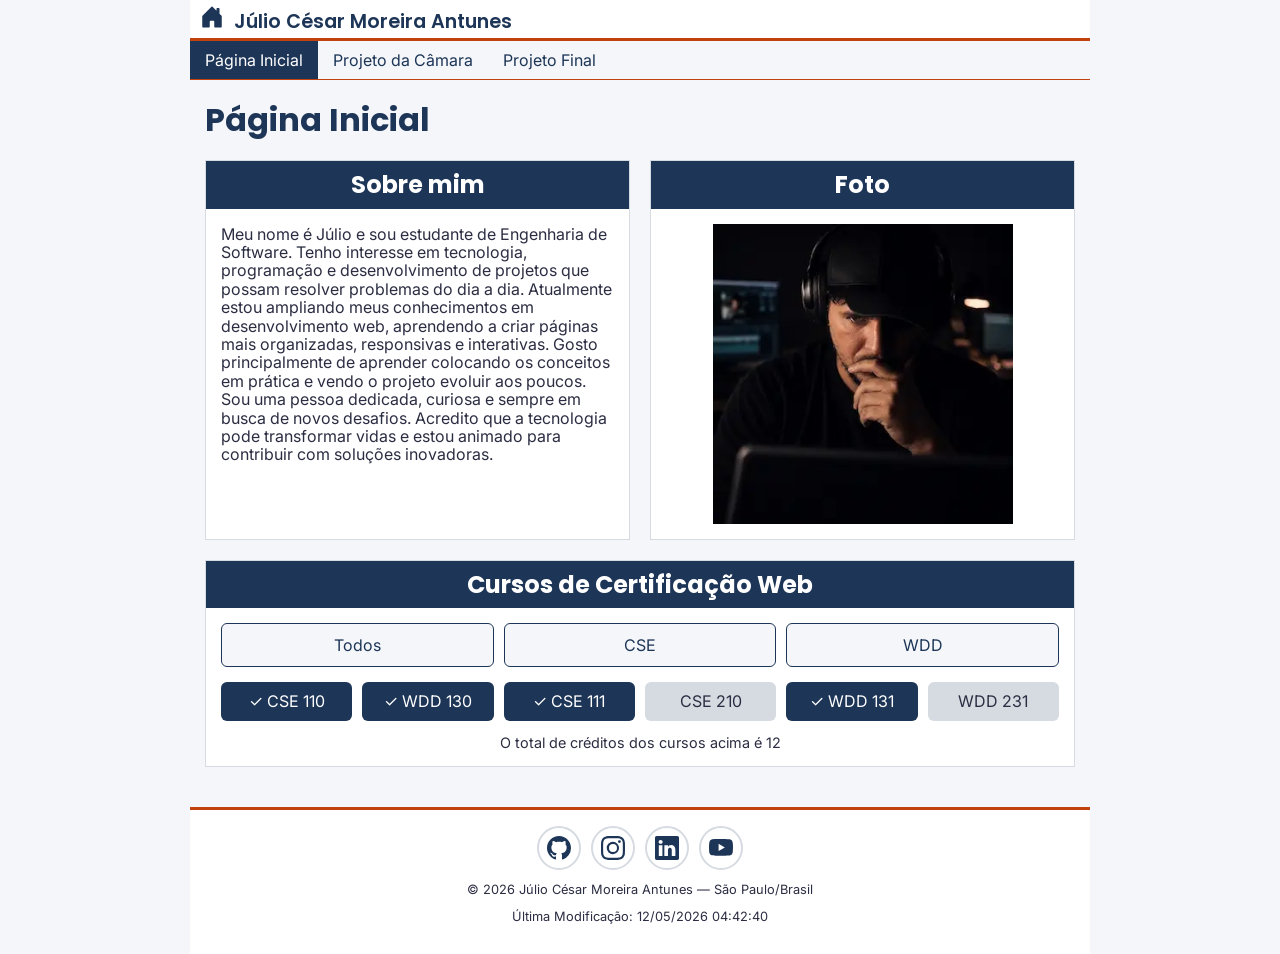
<file: index.html>
<!DOCTYPE html>
<html lang="pt-BR">
<head>
  <meta charset="UTF-8">
  <meta name="viewport" content="width=device-width, initial-scale=1.0">
  <meta
        name="description"
        content="WDD 231 – Desenvolvimento Frontend para Web I | Página inicial de Júlio César Moreira Antunes com cursos da certificação web."
    >
    <meta name="author" content="Júlio César Moreira Antunes">
  <title>WDD 231 | Julio</title>
  <link rel="icon" href="favicon.ico">

  <meta property="og:title" content="WDD 231 | Júlio César Moreira Antunes">
  <meta property="og:description" content="Página inicial do curso de Desenvolvimento Frontend para Web I (BYU-Idaho): quem sou, cursos da certificação em desenvolvimento web e créditos concluídos.">
  <meta property="og:image" content="https://juliosud17.github.io/wdd231/imagens/og-imagem.jpg">
  <meta property="og:url" content="https://juliosud17.github.io/wdd231/">

  <link rel="preconnect" href="https://fonts.googleapis.com">
  <link rel="preconnect" href="https://fonts.gstatic.com" crossorigin>
  <link href="https://fonts.googleapis.com/css2?family=Inter:wght@400;600&family=Poppins:wght@600;700&display=swap" rel="stylesheet">

  <link rel="stylesheet" href="estilos/normalize.css">
  <link rel="stylesheet" href="estilos/telas-pequenas.css">
  <link rel="stylesheet" href="estilos/telas-grandes.css">
  <script defer src="scripts/navegacao.js"></script>
  <script defer src="scripts/data.js"></script>
  <script defer src="scripts/curso.js"></script>


</head>
<body>
  
  <header>
    <img src="imagens/logo.svg" width="24" height="24" alt="Logo do site">
    <span>Júlio César Moreira Antunes</span>
    <button id="botao-de-nav" class="hamburger" aria-label="Navegação"></button>
  </header>

  <nav id="barra-navegacao" class="navegacao">
    <ul>
      <li class="atual"><a href="index.html">Página Inicial</a></li>
      <li><a href="#">Projeto da Câmara</a></li>
      <li><a href="#">Projeto Final</a></li>
    </ul>
  </nav>

  <main>
    <h1>Página Inicial</h1>
    
    <section class="sobre">
      <h2>Sobre mim</h2>
      <p>Meu nome é Júlio e sou estudante de Engenharia de Software. Tenho interesse em tecnologia, programação e desenvolvimento de projetos que possam resolver problemas do dia a dia. Atualmente estou ampliando meus conhecimentos em desenvolvimento web, aprendendo a criar páginas mais organizadas, responsivas e interativas. Gosto principalmente de aprender colocando os conceitos em prática e vendo o projeto evoluir aos poucos.
      Sou uma pessoa dedicada, curiosa e sempre em busca de novos desafios. Acredito que a tecnologia pode transformar vidas e estou animado para contribuir com soluções inovadoras.</p>
    </section>

    <section class="foto">
      <h2>Foto</h2>
      <img src="imagens/foto-julio.webp" width="300" height="300" alt="Foto de Júlio César Moreira Antunes">
    </section>

    <section class="cursos">
      <h2>Cursos de Certificação Web</h2>
      <div class="filtros">
        <button id="todos">Todos</button>
        <button id="cse">CSE</button>
        <button id="wdd">WDD</button>
      </div>
      <div id="lista-cursos">
        <!-- Os cursos serão inseridos aqui pelo JavaScript -->
      </div>
      <p>O total de créditos dos cursos acima é <span id="total-creditos">0</span></p>
    </section>



  </main>
  <footer>
    <div class="social">
      <a href="https://github.com/juliosud17" target="_blank" rel="noopener noreferrer">
        <img src="imagens/github.svg" width="16" height="16" alt="GitHub de Júlio César">
      </a>
      <a href="https://www.instagram.com/juliocesarantunes/" target="_blank" rel="noopener noreferrer">
        <img src="imagens/instagram.svg" width="16" height="16" alt="Instagram de Júlio César">
      </a>
      <a href="https://www.linkedin.com/in/julio-césar-moreira-antunes-0a8b6b20a/" target="_blank" rel="noopener noreferrer">
        <img src="imagens/linkedin.svg" width="16" height="16" alt="LinkedIn de Júlio César">
      </a>
      <a href="https://www.youtube.com/@JulioCesar-jn2ue" target="_blank" rel="noopener noreferrer">
        <img src="imagens/youtube.svg" width="16" height="16" alt="YouTube de Júlio César">
      </a>
    </div>

    <p>&copy; <span id="anoatual"></span> Júlio César Moreira Antunes — São Paulo/Brasil</p>
    <p id="ultimaModificacao">Última Modificação: <span id="dataModificacao"></span></p>
  </footer>

</body>
</html>
</file>
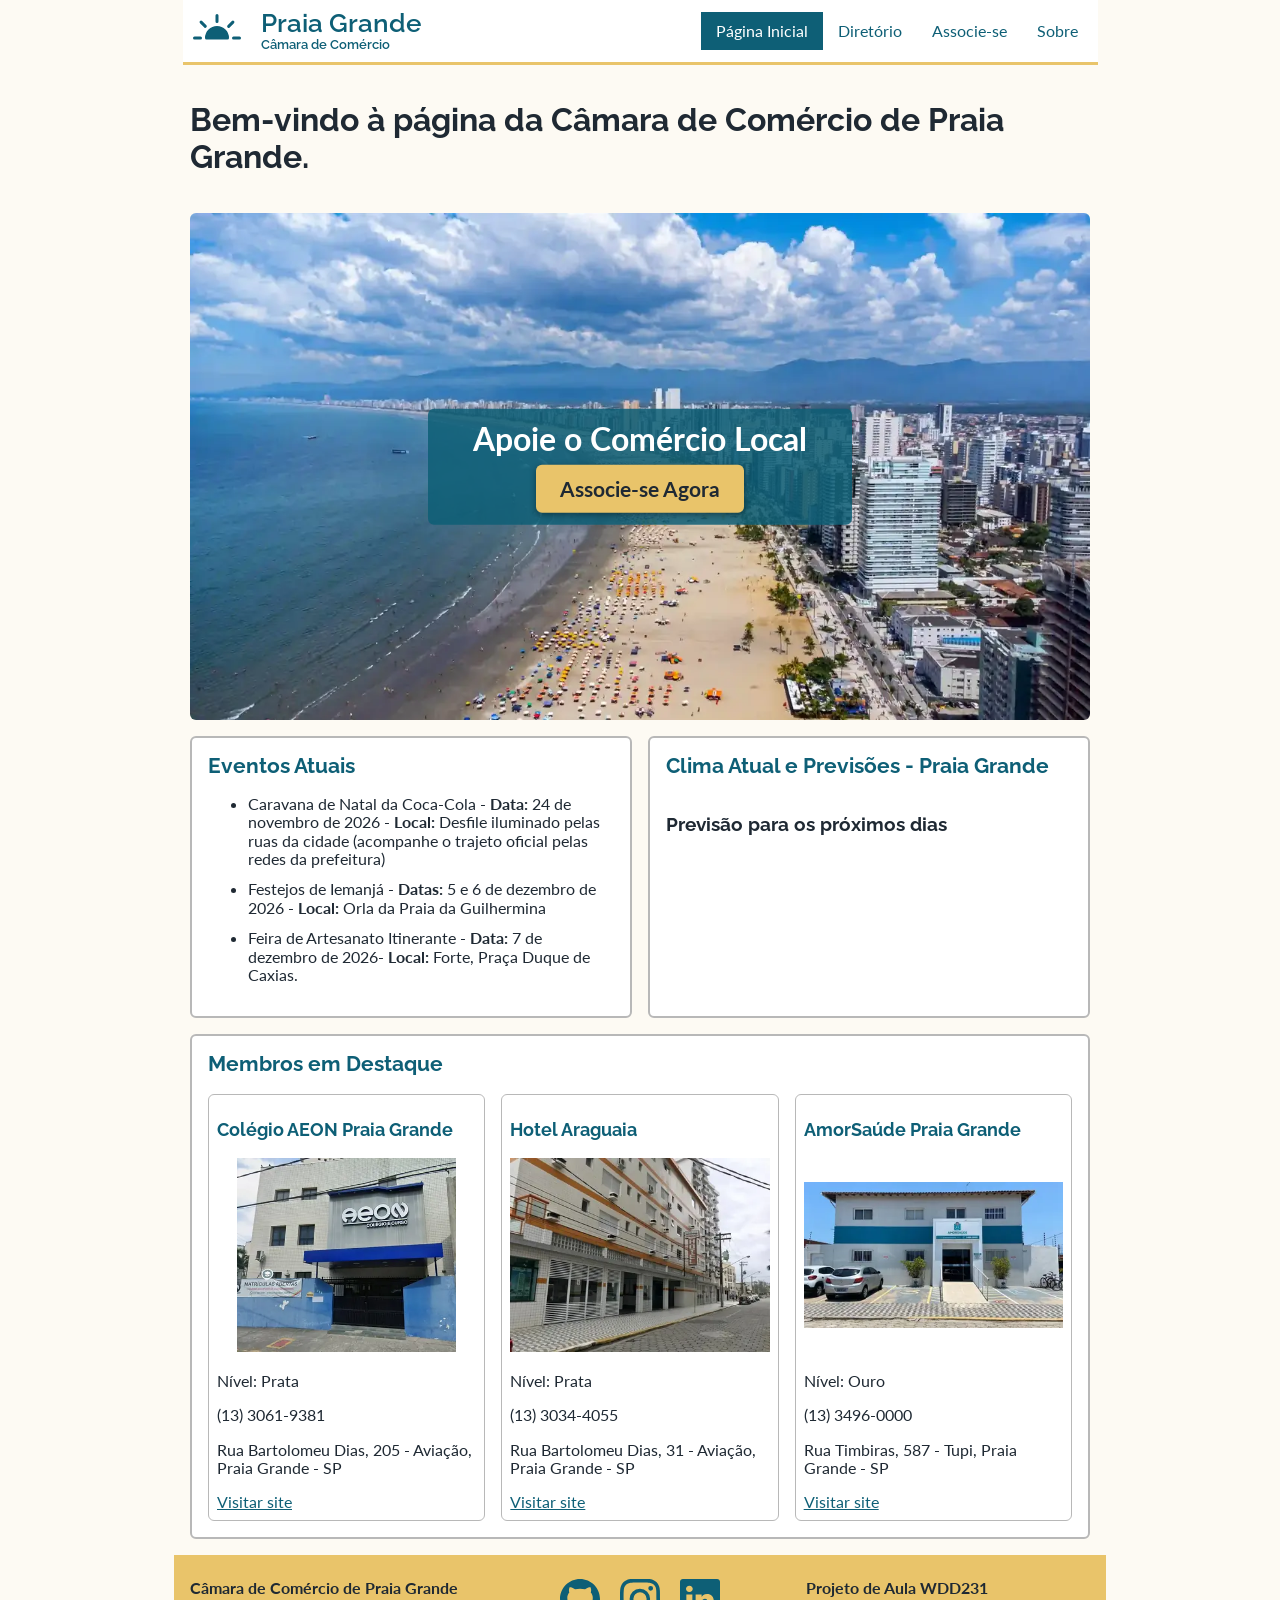
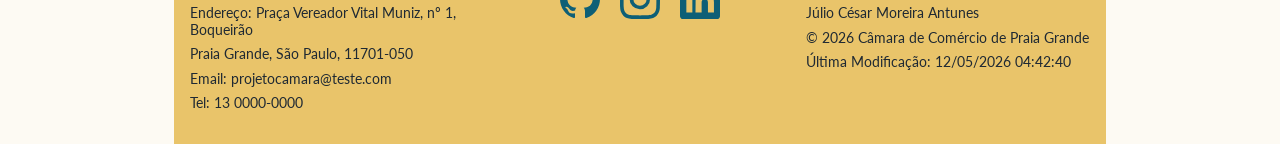
<file: camara/index.html>
<!DOCTYPE html>
<html lang="pt-BR">
<head>
  <meta charset="UTF-8">
  <meta name="viewport" content="width=device-width, initial-scale=1.0">
  <meta name="description" content="Câmara de Comércio de Praia Grande, eventos, clima atual e associados.">
  <meta name="author" content="Júlio César Moreira Antunes">
  <title>Página Inicial | Câmara de Comércio de Praia Grande</title>
  <link rel="icon" href="imagens/favicon.ico">

  <meta property="og:title" content="Página Inicial | Câmara de Comércio de Praia Grande">
  <meta property="og:description" content="Câmara de Comércio de Praia Grande, eventos, clima atual e associados.">
  <meta property="og:image" content="https://juliosud17.github.io/wdd231/camara/imagens/og-camara.jpg">
  <meta property="og:url" content="https://juliosud17.github.io/wdd231/camara/">

  <link rel="preconnect" href="https://fonts.googleapis.com">
  <link rel="preconnect" href="https://fonts.gstatic.com" crossorigin>
  <link href="https://fonts.googleapis.com/css2?family=Lato:wght@400;700&family=Raleway:wght@600;700&display=swap" rel="stylesheet">

  <link rel="stylesheet" href="estilos/normalize.css">
  <link rel="stylesheet" href="estilos/telas-pequenas.css">
  <link rel="stylesheet" href="estilos/telas-grandes.css">

  <script defer src="scripts/navegacao.js"></script>
  <script defer src="scripts/data.js"></script>
  <script defer src="scripts/clima.js"></script>
  <script defer src="scripts/destaques.js"></script>


</head>

<body>
  <header>
    <img src="imagens/logo.svg" width="24" height="24" alt="Logo do site">
    <div class="nome-camara">
      <span>Praia Grande</span>
      <span>Câmara de Comércio</span>
    </div>
    <button id="botao-de-nav" class="hamburger" aria-label="Navegação"></button>

    <nav id="barra-navegacao" class="navegacao">

    <ul>
      <li class="atual"><a href="index.html">Página Inicial</a></li>
      <li><a href="diretorio.html">Diretório</a></li>
      <li><a href="associacao.html">Associe-se</a></li>
      <li><a href="sobre.html">Sobre</a></li>
    </ul>

  </nav>

  </header>

    
  <main class="inicio">
    <h1>Bem-vindo à página da Câmara de Comércio de Praia Grande.</h1>
    <div class="destaque-principal">
      <img src="imagens/praia-grande.webp" width="1200" height="675" alt="foto da cidade de Praia Grande, vista de cima da orla da praia.">
      <div class="cta-conteiner">
        <p>Apoie o Comércio Local</p>
        <a href="associacao.html" class="cta-button">Associe-se Agora</a>
      </div>
    </div>

    <section class="eventos">
      <h2>Eventos Atuais</h2>
        <ul>
          <li>Caravana de Natal da Coca-Cola - <strong>Data:</strong> 24 de novembro de 2026 - <strong>Local:</strong> Desfile iluminado pelas ruas da cidade (acompanhe o trajeto oficial pelas redes da prefeitura)</li>
          <li>Festejos de Iemanjá - <strong>Datas:</strong> 5 e 6 de dezembro de 2026 - <strong>Local:</strong> Orla da Praia da Guilhermina</li>
          <li>Feira de Artesanato Itinerante - <strong>Data:</strong> 7 de dezembro de 2026- <strong>Local:</strong> Forte, Praça Duque de Caxias.</li>
        </ul>
    </section>
    <section class="clima">
      <h2>Clima Atual e Previsões - Praia Grande</h2>
        <div id="tempo-atual">
          <span id="temperatura"></span>
          <figure>
            <figcaption></figcaption>
          </figure>
        </div>
        <h3>Previsão para os próximos dias</h3>
        <div id="previsao-tempo">

        </div>

    </section>
    <section class="membros-destaque">
      <h2>Membros em Destaque</h2>
      <div id="destaques"></div>
      
    </section>

  </main>

  <footer>
    
    <div class="dados">
      <span>Câmara de Comércio de Praia Grande</span>
      <div>
        <span>Endereço: Praça Vereador Vital Muniz,  nº 1, Boqueirão</span>
        <span>Praia Grande, São Paulo, 11701-050</span>
        <span>Email: projetocamara@teste.com</span>
        <span>Tel: 13 0000-0000</span>
      </div>
    </div>

    <div class="social">
      <a href="https://github.com/juliosud17" target="_blank" rel="noopener noreferrer">
        <img src="imagens/github.svg" width="40" height="40" alt="GitHub de Júlio César">
      </a>
      <a href="https://www.instagram.com/juliocesarantunes/" target="_blank" rel="noopener noreferrer">
        <img src="imagens/instagram.svg" width="40" height="40" alt="Instagram de Júlio César">
      </a>
      <a href="https://www.linkedin.com/in/julio-césar-moreira-antunes-0a8b6b20a/" target="_blank" rel="noopener noreferrer">
        <img src="imagens/linkedin.svg" width="40" height="40" alt="LinkedIn de Júlio César">
      </a>
    </div>

    <div class="modificacao">
      <p>Projeto de Aula WDD231</p>
      <p>Júlio César Moreira Antunes</p>
      <p>&copy; <span id="anoatual"></span> Câmara de Comércio de Praia Grande</p>
    <p id="ultimaModificacao">Última Modificação: <span id="dataModificacao"></span></p>

    </div>
  </footer>
</body>
</html>
</file>
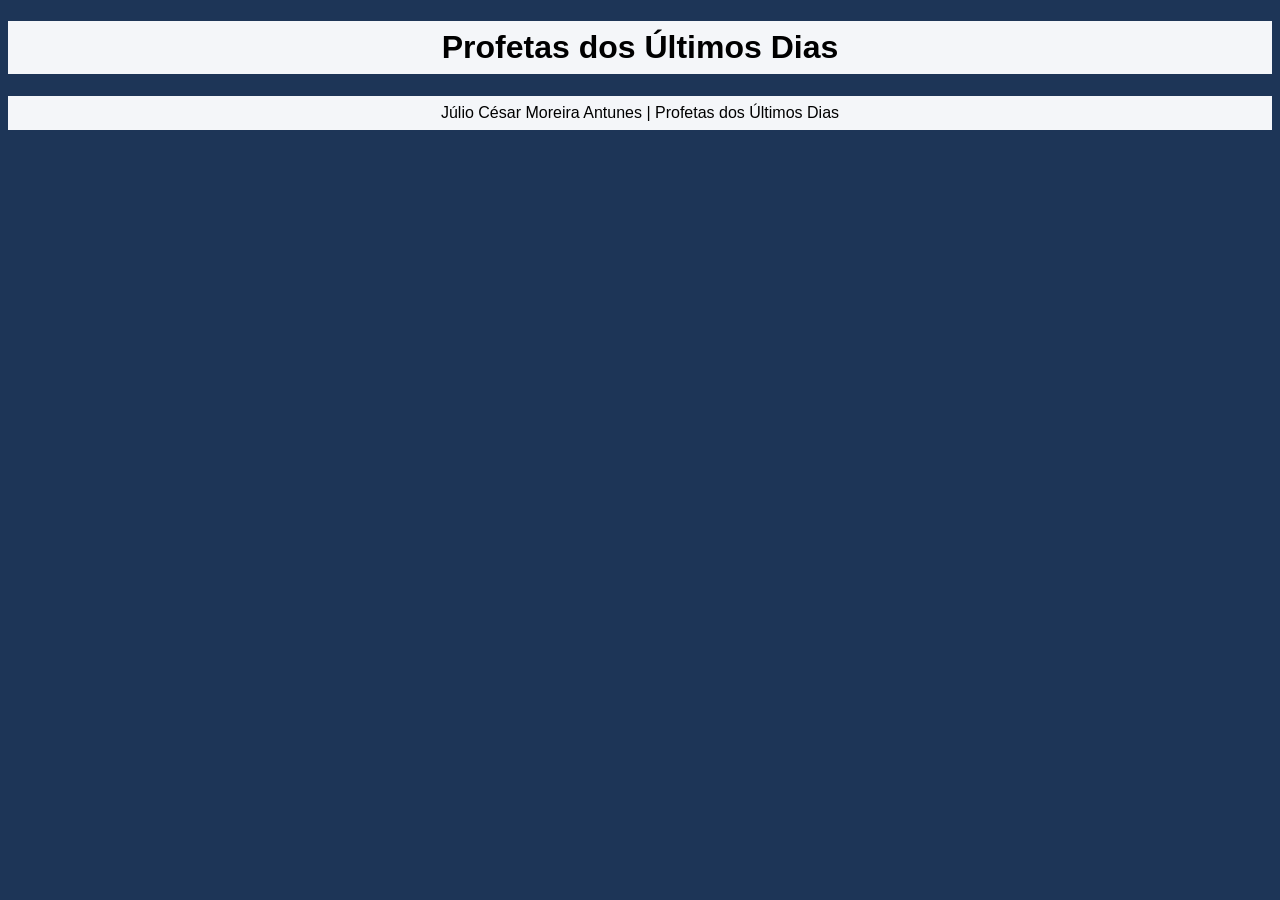
<file: profetas.html>
<!DOCTYPE html>
<html lang="pt-BR">
<head>
  <meta charset="UTF-8">
  <meta name="viewport" content="width=device-width, initial-scale=1.0">
  <meta name="description" content="Atividade de Fetch API do WDD 231: cartões dos profetas dos últimos dias gerados a partir de dados JSON.">
  <meta name="author" content="Júlio César Moreira Antunes">
  <title>Profetas dos Últimos Dias | WDD 231</title>
  <link rel="icon" href="favicon.ico">
  <link rel="stylesheet" href="estilos/profetas.css">
  <script defer src="scripts/profetas.js"></script>
</head>
<body>
  <header>
    <h1>Profetas dos Últimos Dias</h1>
  </header>
  <main>
    <div id="cartoes"></div>
  </main>
  <footer>
    Júlio César Moreira Antunes | Profetas dos Últimos Dias
  </footer>
</body>
</html>
</file>
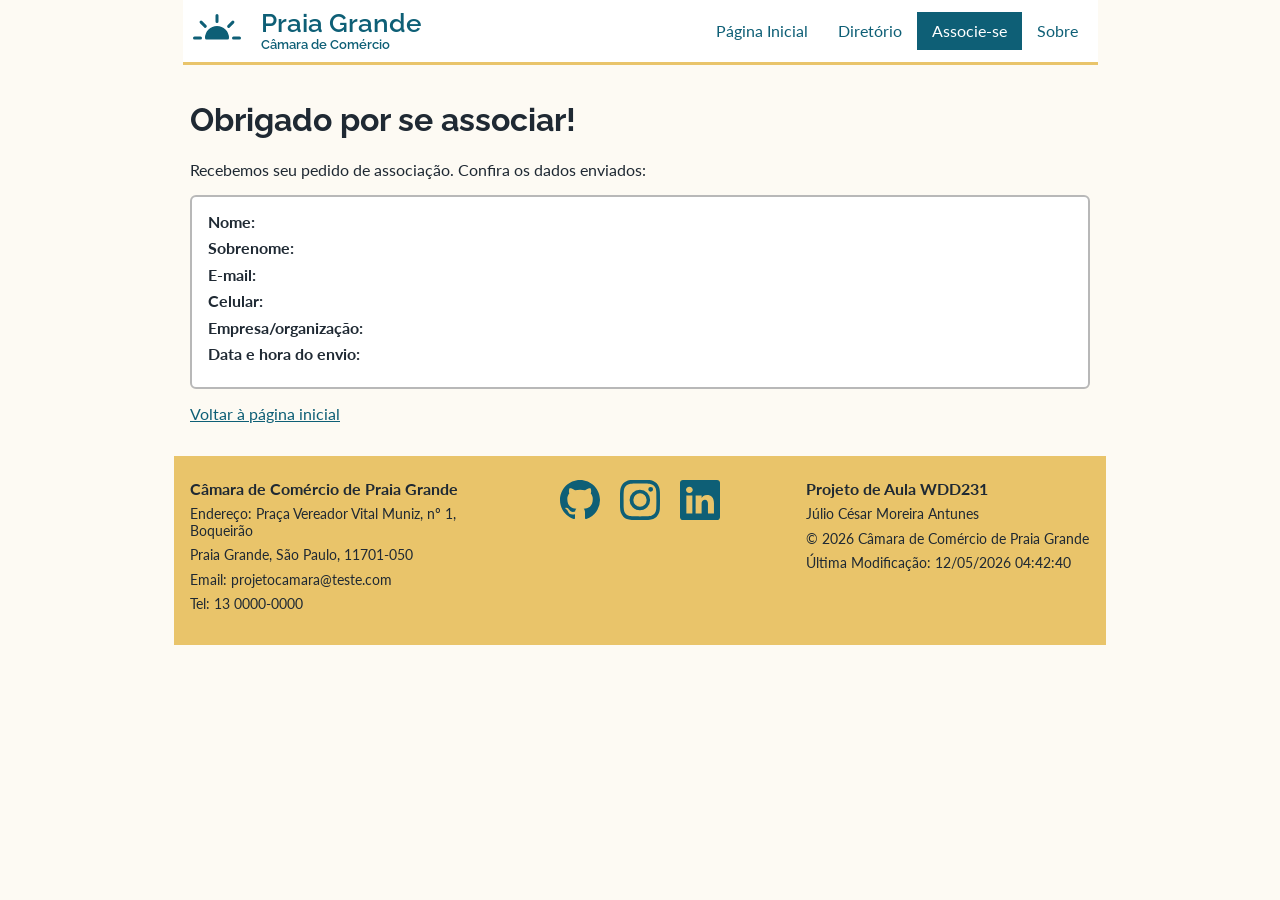
<file: camara/agradecimento.html>
<!DOCTYPE html>
<html lang="pt-BR">
<head>
  <meta charset="UTF-8">
  <meta name="viewport" content="width=device-width, initial-scale=1.0">
  <meta name="description" content="Confirmação do pedido de associação à Câmara de Comércio de Praia Grande, SP, com os dados enviados no formulário.">
  <meta name="author" content="Júlio César Moreira Antunes">
  <title>Obrigado | Câmara de Comércio de Praia Grande</title>
  <link rel="icon" href="imagens/favicon.ico">

  <meta property="og:title" content="Obrigado por se associar à Câmara de Praia Grande">
  <meta property="og:description" content="Recebemos seu pedido de associação à Câmara de Comércio de Praia Grande. Em breve entraremos em contato.">
  <meta property="og:image" content="https://juliosud17.github.io/wdd231/camara/imagens/og-camara.jpg">
  <meta property="og:url" content="https://juliosud17.github.io/wdd231/camara/agradecimento.html">

  <link rel="preconnect" href="https://fonts.googleapis.com">
  <link rel="preconnect" href="https://fonts.gstatic.com" crossorigin>
  <link href="https://fonts.googleapis.com/css2?family=Lato:wght@400;700&family=Raleway:wght@600;700&display=swap" rel="stylesheet">

  <link rel="stylesheet" href="estilos/normalize.css">
  <link rel="stylesheet" href="estilos/telas-pequenas.css">
  <link rel="stylesheet" href="estilos/telas-grandes.css">

  <script defer src="scripts/navegacao.js"></script>
  <script defer src="scripts/data.js"></script>
  <script defer src="scripts/agradecimento.js"></script>
</head>

<body>
  <header>
    <img src="imagens/logo.svg" width="24" height="24" alt="Logo do site">
    <div class="nome-camara">
      <span>Praia Grande</span>
      <span>Câmara de Comércio</span>
    </div>
    <button id="botao-de-nav" class="hamburger" aria-label="Navegação"></button>

    <nav id="barra-navegacao" class="navegacao">
      <ul>
        <li><a href="index.html">Página Inicial</a></li>
        <li><a href="diretorio.html">Diretório</a></li>
        <li class="atual"><a href="associacao.html">Associe-se</a></li>
        <li><a href="sobre.html">Sobre</a></li>
      </ul>
    </nav>
  </header>

  <main class="agradecimento">
    <h1>Obrigado por se associar!</h1>
    <p>Recebemos seu pedido de associação. Confira os dados enviados:</p>

    <ul class="dados-enviados">
      <li><strong>Nome:</strong> <span id="res-nome"></span></li>
      <li><strong>Sobrenome:</strong> <span id="res-sobrenome"></span></li>
      <li><strong>E-mail:</strong> <span id="res-email"></span></li>
      <li><strong>Celular:</strong> <span id="res-celular"></span></li>
      <li><strong>Empresa/organização:</strong> <span id="res-organizacao"></span></li>
      <li><strong>Data e hora do envio:</strong> <span id="res-timestamp"></span></li>
    </ul>

    <p><a href="index.html">Voltar à página inicial</a></p>
  </main>

  <footer>
    <div class="dados">
      <span>Câmara de Comércio de Praia Grande</span>
      <div>
        <span>Endereço: Praça Vereador Vital Muniz,  nº 1, Boqueirão</span>
        <span>Praia Grande, São Paulo, 11701-050</span>
        <span>Email: projetocamara@teste.com</span>
        <span>Tel: 13 0000-0000</span>
      </div>
    </div>

    <div class="social">
      <a href="https://github.com/juliosud17" target="_blank" rel="noopener noreferrer">
        <img src="imagens/github.svg" width="40" height="40" alt="GitHub de Júlio César">
      </a>
      <a href="https://www.instagram.com/juliocesarantunes/" target="_blank" rel="noopener noreferrer">
        <img src="imagens/instagram.svg" width="40" height="40" alt="Instagram de Júlio César">
      </a>
      <a href="https://www.linkedin.com/in/julio-césar-moreira-antunes-0a8b6b20a/" target="_blank" rel="noopener noreferrer">
        <img src="imagens/linkedin.svg" width="40" height="40" alt="LinkedIn de Júlio César">
      </a>
    </div>

    <div class="modificacao">
      <p>Projeto de Aula WDD231</p>
      <p>Júlio César Moreira Antunes</p>
      <p>&copy; <span id="anoatual"></span> Câmara de Comércio de Praia Grande</p>
      <p id="ultimaModificacao">Última Modificação: <span id="dataModificacao"></span></p>
    </div>
  </footer>
</body>
</html>
</file>
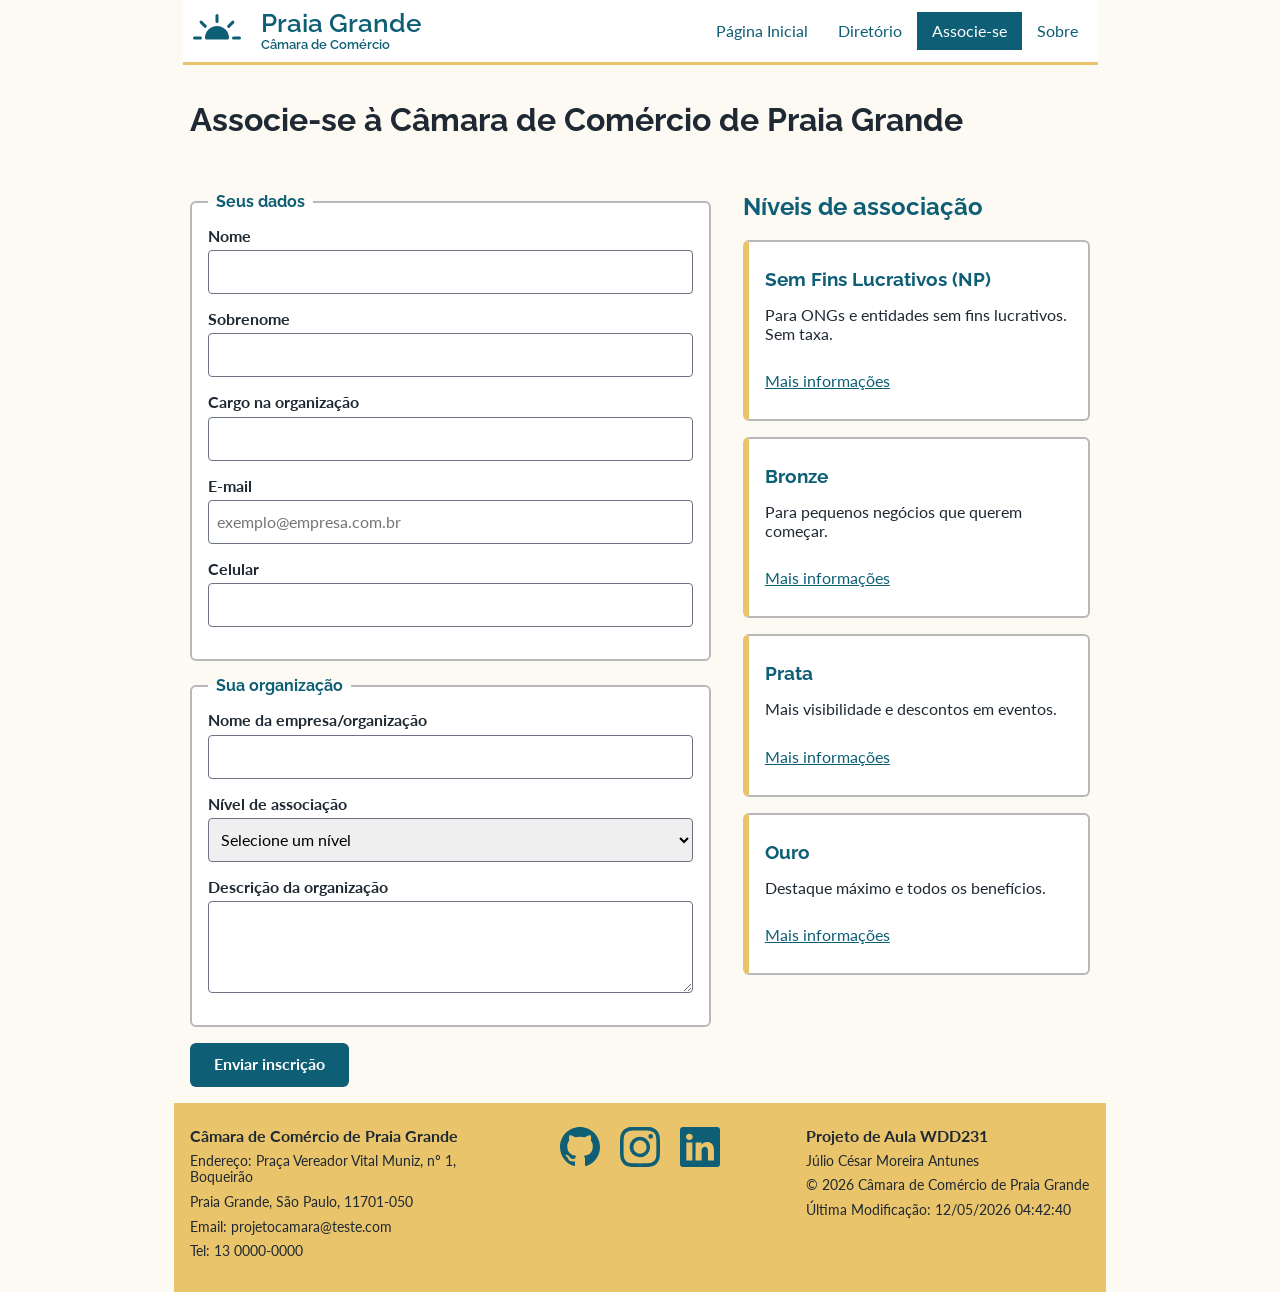
<file: camara/associacao.html>
<!DOCTYPE html>
<html lang="pt-BR">
<head>
  <meta charset="UTF-8">
  <meta name="viewport" content="width=device-width, initial-scale=1.0">
  <meta name="description" content="Associe-se à Câmara de Comércio de Praia Grande, SP: preencha o formulário e escolha entre os níveis Sem Fins Lucrativos, Bronze, Prata e Ouro.">
  <meta name="author" content="Júlio César Moreira Antunes">
  <title>Associe-se | Câmara de Comércio de Praia Grande</title>
  <link rel="icon" href="imagens/favicon.ico">

  <meta property="og:title" content="Associe-se à Câmara de Comércio de Praia Grande">
  <meta property="og:description" content="Faça parte da Câmara de Comércio de Praia Grande: escolha seu nível de associação e aproveite eventos, treinamentos e divulgação.">
  <meta property="og:image" content="https://juliosud17.github.io/wdd231/camara/imagens/og-camara.jpg">
  <meta property="og:url" content="https://juliosud17.github.io/wdd231/camara/associacao.html">

  <link rel="preconnect" href="https://fonts.googleapis.com">
  <link rel="preconnect" href="https://fonts.gstatic.com" crossorigin>
  <link href="https://fonts.googleapis.com/css2?family=Lato:wght@400;700&family=Raleway:wght@600;700&display=swap" rel="stylesheet">

  <link rel="stylesheet" href="estilos/normalize.css">
  <link rel="stylesheet" href="estilos/telas-pequenas.css">
  <link rel="stylesheet" href="estilos/telas-grandes.css">

  <script defer src="scripts/navegacao.js"></script>
  <script defer src="scripts/data.js"></script>
  <script defer src="scripts/associacao.js"></script>
  <script defer src="scripts/modais.js"></script>
</head>

<body>
  <header>
    <img src="imagens/logo.svg" width="24" height="24" alt="Logo do site">
    <div class="nome-camara">
      <span>Praia Grande</span>
      <span>Câmara de Comércio</span>
    </div>
    <button id="botao-de-nav" class="hamburger" aria-label="Navegação"></button>

    <nav id="barra-navegacao" class="navegacao">
      <ul>
        <li><a href="index.html">Página Inicial</a></li>
        <li><a href="diretorio.html">Diretório</a></li>
        <li class="atual"><a href="associacao.html">Associe-se</a></li>
        <li><a href="sobre.html">Sobre</a></li>
      </ul>
    </nav>
  </header>

  <main class="associacao">
    <h1>Associe-se à Câmara de Comércio de Praia Grande</h1>

    <form class="formulario-associacao" method="get" action="agradecimento.html">
      <fieldset>
        <legend>Seus dados</legend>

        <label>Nome
          <input type="text" name="nome" title="Digite seu nome" autocomplete="given-name" required>
        </label>

        <label>Sobrenome
          <input type="text" name="sobrenome" title="Digite seu sobrenome" autocomplete="family-name" required>
        </label>

        <label>Cargo na organização
          <input type="text" name="cargo" title="Somente letras, hífens e espaços, com no mínimo 7 caracteres" autocomplete="cargo-na-organizacao" pattern="[A-Za-zÀ-ÿ \-]{7,}">
        </label>

        <label>E-mail
          <input type="email" name="email" title="Digite um endereço de e-mail válido" autocomplete="email" placeholder="exemplo@empresa.com.br" required>
        </label>

        <label>Celular
          <input type="tel" name="celular" title="Digite seu número de celular com DDD" autocomplete="tel" required>
        </label>
      </fieldset>

      <fieldset>
        <legend>Sua organização</legend>

        <label>Nome da empresa/organização
          <input type="text" name="organizacao" title="Digite o nome da empresa ou organização" autocomplete="organizacao" required>
        </label>

        <label>Nível de associação
          <select name="nivel" title="Escolha o nível de associação" required>
            <option value="" disabled selected>Selecione um nível</option>
            <option value="np">Associação NP (sem fins lucrativos, sem taxa)</option>
            <option value="bronze">Associação Bronze</option>
            <option value="silver">Associação Prata (Silver)</option>
            <option value="gold">Associação Ouro (Gold)</option>
          </select>
        </label>

        <label>Descrição da organização
          <textarea name="descricao" title="Descreva brevemente sua empresa ou organização" rows="4"></textarea>
        </label>
      </fieldset>

      <input type="hidden" name="timestamp" id="timestamp">

      <button type="submit">Enviar inscrição</button>
    </form>

    <section class="niveis">
      <h2>Níveis de associação</h2>

      <div class="cartao-nivel">
        <h3>Sem Fins Lucrativos (NP)</h3>
        <p>Para ONGs e entidades sem fins lucrativos. Sem taxa.</p>
        <button type="button" id="abrir-np" class="mais-info">Mais informações</button>
      </div>

      <div class="cartao-nivel">
        <h3>Bronze</h3>
        <p>Para pequenos negócios que querem começar.</p>
        <button type="button" id="abrir-bronze" class="mais-info">Mais informações</button>
      </div>

      <div class="cartao-nivel">
        <h3>Prata</h3>
        <p>Mais visibilidade e descontos em eventos.</p>
        <button type="button" id="abrir-prata" class="mais-info">Mais informações</button>
      </div>

      <div class="cartao-nivel">
        <h3>Ouro</h3>
        <p>Destaque máximo e todos os benefícios.</p>
        <button type="button" id="abrir-ouro" class="mais-info">Mais informações</button>
      </div>
    </section>

    <dialog id="modal-np" class="modal-nivel">
      <h2>Associação Sem Fins Lucrativos (NP)</h2>
      <p>Taxa: gratuita.</p>
      <ul>
        <li>Listagem no diretório de membros</li>
        <li>Participação nos encontros mensais da câmara</li>
        <li>Boletim informativo por e-mail</li>
      </ul>
      <button type="button" class="fechar-modal">Fechar</button>
    </dialog>

    <dialog id="modal-bronze" class="modal-nivel">
      <h2>Associação Bronze</h2>
      <p>Taxa anual: R$ 300,00.</p>
      <ul>
        <li>Todos os benefícios do nível NP</li>
        <li>Acesso aos treinamentos básicos</li>
        <li>10% de desconto nos eventos da câmara</li>
      </ul>
      <button type="button" class="fechar-modal">Fechar</button>
    </dialog>

    <dialog id="modal-prata" class="modal-nivel">
      <h2>Associação Prata</h2>
      <p>Taxa anual: R$ 600,00.</p>
      <ul>
        <li>Todos os benefícios do nível Bronze</li>
        <li>Acesso a todos os treinamentos</li>
        <li>25% de desconto nos eventos</li>
        <li>Chance de aparecer nos destaques da página inicial</li>
      </ul>
      <button type="button" class="fechar-modal">Fechar</button>
    </dialog>

    <dialog id="modal-ouro" class="modal-nivel">
      <h2>Associação Ouro</h2>
      <p>Taxa anual: R$ 1.200,00.</p>
      <ul>
        <li>Todos os benefícios do nível Prata</li>
        <li>Prioridade nos destaques da página inicial</li>
        <li>Eventos especiais exclusivos para membros Ouro</li>
        <li>50% de desconto nos eventos</li>
      </ul>
      <button type="button" class="fechar-modal">Fechar</button>
    </dialog>
  </main>

  <footer>
    <div class="dados">
      <span>Câmara de Comércio de Praia Grande</span>
      <div>
        <span>Endereço: Praça Vereador Vital Muniz,  nº 1, Boqueirão</span>
        <span>Praia Grande, São Paulo, 11701-050</span>
        <span>Email: projetocamara@teste.com</span>
        <span>Tel: 13 0000-0000</span>
      </div>
    </div>

    <div class="social">
      <a href="https://github.com/juliosud17" target="_blank" rel="noopener noreferrer">
        <img src="imagens/github.svg" width="40" height="40" alt="GitHub de Júlio César">
      </a>
      <a href="https://www.instagram.com/juliocesarantunes/" target="_blank" rel="noopener noreferrer">
        <img src="imagens/instagram.svg" width="40" height="40" alt="Instagram de Júlio César">
      </a>
      <a href="https://www.linkedin.com/in/julio-césar-moreira-antunes-0a8b6b20a/" target="_blank" rel="noopener noreferrer">
        <img src="imagens/linkedin.svg" width="40" height="40" alt="LinkedIn de Júlio César">
      </a>
    </div>

    <div class="modificacao">
      <p>Projeto de Aula WDD231</p>
      <p>Júlio César Moreira Antunes</p>
      <p>&copy; <span id="anoatual"></span> Câmara de Comércio de Praia Grande</p>
      <p id="ultimaModificacao">Última Modificação: <span id="dataModificacao"></span></p>
    </div>
  </footer>
</body>
</html>
</file>
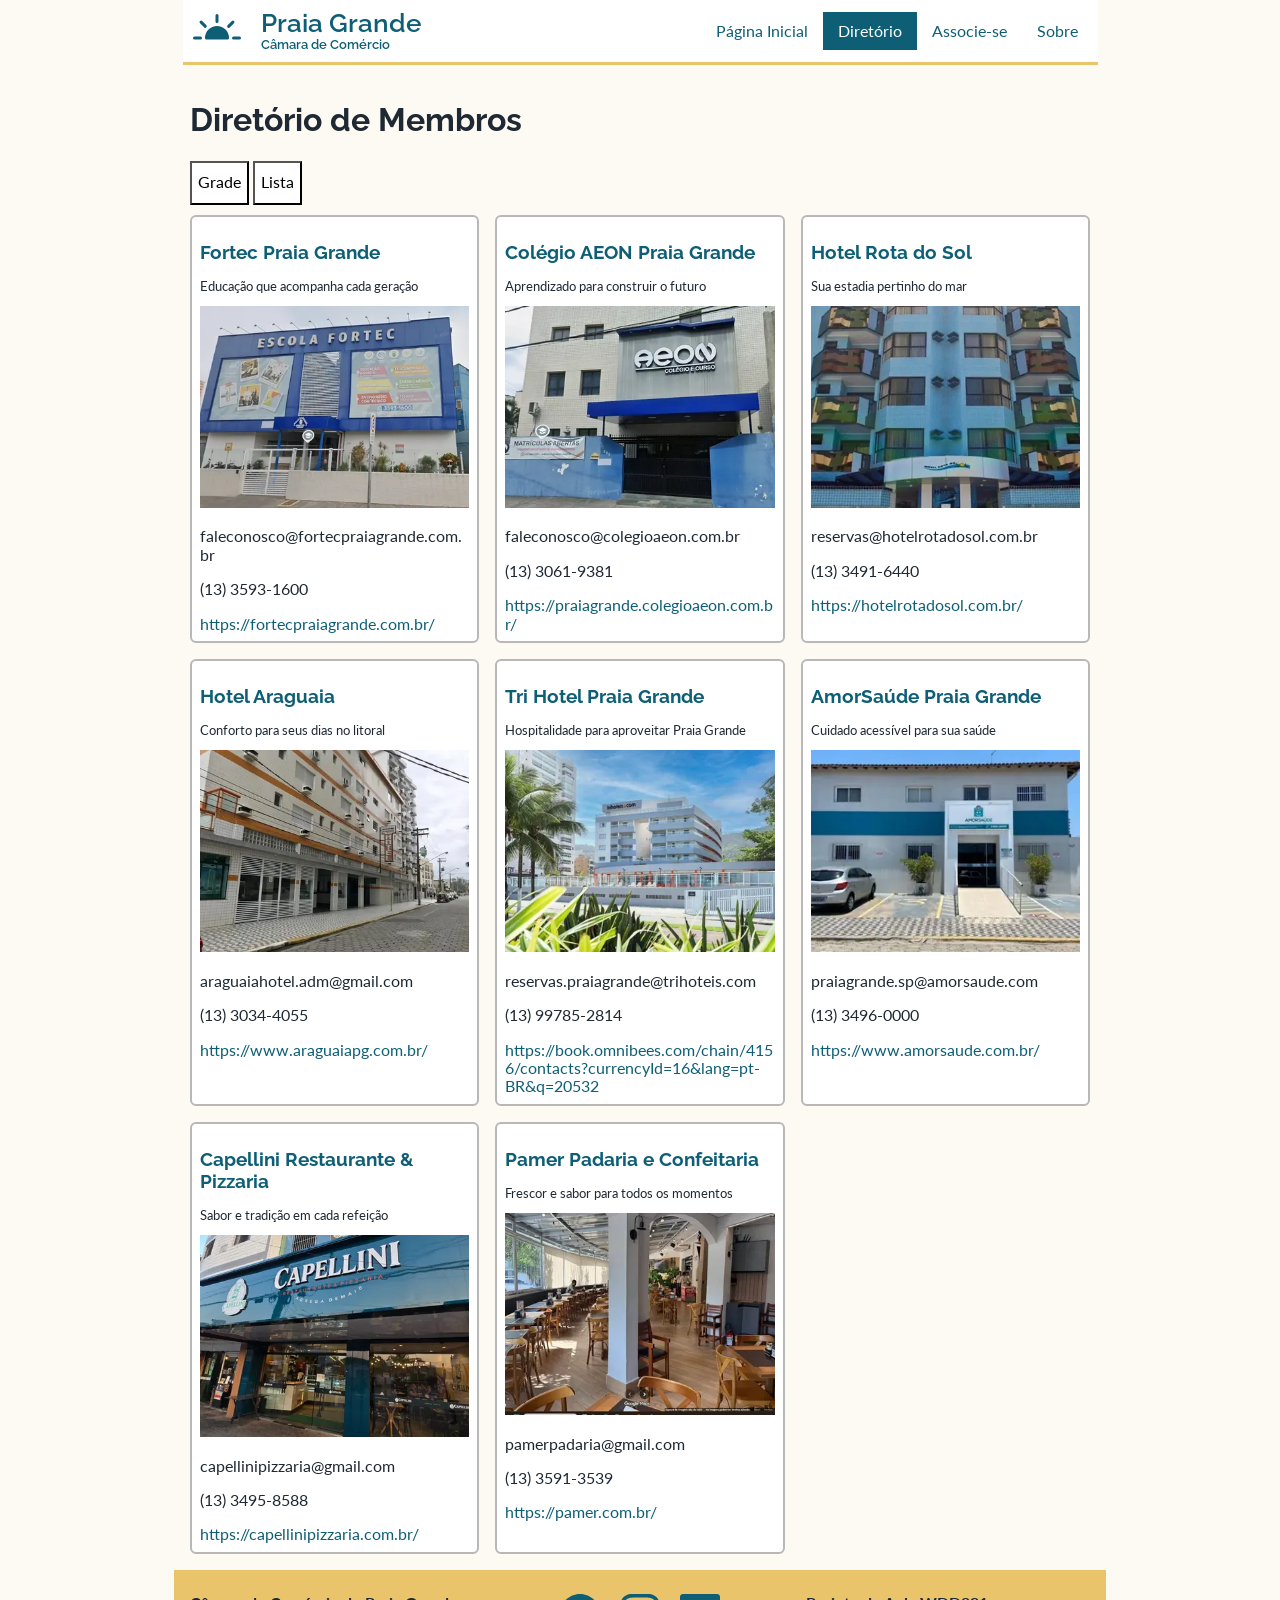
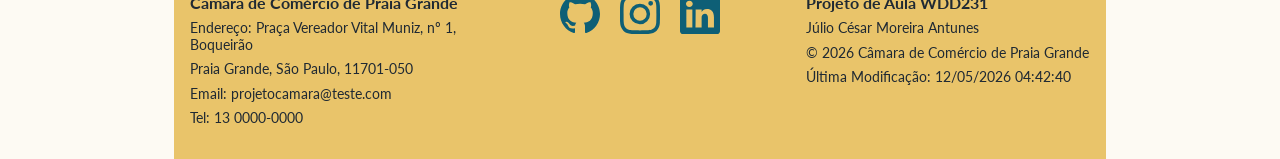
<file: camara/diretorio.html>
<!DOCTYPE html>
<html lang="pt-BR">
<head>
  <meta charset="UTF-8">
  <meta name="viewport" content="width=device-width, initial-scale=1.0">
  <meta name="description" content="Diretório de empresas associadas à Câmara de Comércio de Praia Grande, SP: contatos, endereços e níveis de associação.">
  <meta name="author" content="Júlio César Moreira Antunes">
  <title>Diretório | Câmara de Comércio de Praia Grande</title>
  <link rel="icon" href="imagens/favicon.ico">

  <meta property="og:title" content="Diretório | Câmara de Comércio de Praia Grande">
  <meta property="og:description" content="Conheça as empresas associadas à Câmara de Comércio de Praia Grande, SP, com contatos e níveis de associação.">
  <meta property="og:image" content="https://juliosud17.github.io/wdd231/camara/imagens/og-camara.jpg">
  <meta property="og:url" content="https://juliosud17.github.io/wdd231/camara/diretorio.html">

  <link rel="preconnect" href="https://fonts.googleapis.com">
  <link rel="preconnect" href="https://fonts.gstatic.com" crossorigin>
  <link href="https://fonts.googleapis.com/css2?family=Lato:wght@400;700&family=Raleway:wght@600;700&display=swap" rel="stylesheet">

  <link rel="stylesheet" href="estilos/normalize.css">
  <link rel="stylesheet" href="estilos/telas-pequenas.css">
  <link rel="stylesheet" href="estilos/telas-grandes.css">

  <script defer src="scripts/navegacao.js"></script>
  <script defer src="scripts/data.js"></script>
  <script defer src="scripts/diretorio.js"></script>


</head>

<body>
  <header>
    <img src="imagens/logo.svg" width="24" height="24" alt="Logo do site">
    <div class="nome-camara">
      <span>Praia Grande</span>
      <span>Câmara de Comércio</span>
    </div>
    <button id="botao-de-nav" class="hamburger" aria-label="Navegação"></button>

    <nav id="barra-navegacao" class="navegacao">

    <ul>
      <li><a href="index.html">Página Inicial</a></li>
      <li class="atual"><a href="diretorio.html">Diretório</a></li>
      <li><a href="associacao.html">Associe-se</a></li>
      <li><a href="sobre.html">Sobre</a></li>
    </ul>

  </nav>

  </header>

  
  <main>
    <h1>Diretório de Membros</h1>
    <div class="visualizacao">
      <button id="botao-grade" type="button">Grade</button>
      <button id="botao-lista" type="button">Lista</button>
    </div>

    <div id="cartoes" class="grade"></div>
  </main>

  <footer>
    
    <div class="dados">
      <span>Câmara de Comércio de Praia Grande</span>
      <div>
        <span>Endereço: Praça Vereador Vital Muniz,  nº 1, Boqueirão</span>
        <span>Praia Grande, São Paulo, 11701-050</span>
        <span>Email: projetocamara@teste.com</span>
        <span>Tel: 13 0000-0000</span>
      </div>
    </div>

    <div class="social">
      <a href="https://github.com/juliosud17" target="_blank" rel="noopener noreferrer">
        <img src="imagens/github.svg" width="40" height="40" alt="GitHub de Júlio César">
      </a>
      <a href="https://www.instagram.com/juliocesarantunes/" target="_blank" rel="noopener noreferrer">
        <img src="imagens/instagram.svg" width="40" height="40" alt="Instagram de Júlio César">
      </a>
      <a href="https://www.linkedin.com/in/julio-césar-moreira-antunes-0a8b6b20a/" target="_blank" rel="noopener noreferrer">
        <img src="imagens/linkedin.svg" width="40" height="40" alt="LinkedIn de Júlio César">
      </a>
    </div>

    <div class="modificacao">
      <p>Projeto de Aula WDD231</p>
      <p>Júlio César Moreira Antunes</p>
      <p>&copy; <span id="anoatual"></span> Câmara de Comércio de Praia Grande</p>
    <p id="ultimaModificacao">Última Modificação: <span id="dataModificacao"></span></p>

    </div>
  </footer>
</body>
</html>
</file>
<file: estilos/telas-pequenas.css>
/************ esquema de cores *************/
:root {
    --cor-primaria: #1d3557;
    --cor-secundaria: #457b9d;
    --cor-destaque: #c2410c;
    --cor-texto: #2b2d42;
    --cor-fundo: #f4f6f9;
    --cor-clara: #ffffff;
    --cor-borda: #d6dbe1;

    /************ web fonts *************/
    --fonte-titulos: 'Poppins', sans-serif;
    --fonte-texto: 'Inter', sans-serif;
}

* {
    box-sizing: border-box;
}

body {
    font-family: var(--fonte-texto);
    color: var(--cor-texto);
    background-color: var(--cor-fundo);
}

h1, h2, h3 {
    font-family: var(--fonte-titulos);
    color: var(--cor-primaria);
}

/************ cabeçalho *************/

header {
    display: grid;
    grid-template-columns: 24px auto 44px;
    padding: 5px 5px 5px 10px;
    background-color: var(--cor-clara);
    border-bottom: 3px solid var(--cor-destaque);
    column-gap: 10px;
    align-items: end;
}

header img {
    display: block;
    width: 100%;
    height: auto;
    padding-bottom: 4px;
}

header span {
    font-size: 1.2rem;
    font-family: var(--fonte-titulos);
    font-weight: 600;
    color: var(--cor-primaria);
}

.hamburger {
   background: none;
   border: none;
   color: var(--cor-primaria);
   cursor: pointer;
   width: 44px;
   height: 44px;
}

.hamburger::after {
    content: "\2630";
    font-size: 2rem;
}

.hamburger.exibir::after {
    content:"\00D7";
}

/************ navegação *************/

.navegacao {
    display: none;
}

.navegacao.exibir {
    display: block;
}

.navegacao ul {
    list-style-type: none;
    margin: 0;
    padding: 0;
}

.navegacao a {
    display: block;
    padding: 10px 15px;
    text-decoration: none;
    color: var(--cor-primaria);
    border-bottom: 1px solid var(--cor-borda);
}

.navegacao li.atual a{
    background-color: var(--cor-primaria);
    color: var(--cor-clara);
    }
    
.navegacao a:hover {
    background-color: var(--cor-primaria);
    color: var(--cor-clara);
}

/************ main *************/

main {
    padding: 0 15px 20px;
}

main section {
    background-color: var(--cor-clara);
    border: 1px solid var(--cor-borda);
    margin-bottom: 20px;
}

main h2 {
    margin: 0;
    padding: 10px;
    text-align: center;
    background-color: var(--cor-primaria);
    color: var(--cor-clara);
}

.sobre p {
    padding: 0 15px;
}

.foto img {
    display: block;
    max-width: 100%;
    height: auto;
    margin: 15px auto;
}

/************ cursos *************/

.filtros {
    display: flex;
    gap: 10px;
    padding: 15px;
}

.filtros button {
    flex: 1;
    min-height: 44px;
    font-family: var(--fonte-texto);
    background-color: var(--cor-fundo);
    color: var(--cor-primaria);
    border: 1px solid var(--cor-primaria);
    border-radius: 6px;
    cursor: pointer;
}

.filtros button:hover {
    background-color: var(--cor-secundaria);
    color: var(--cor-clara);
}

#lista-cursos {
    display: grid;
    grid-template-columns: repeat(auto-fit, minmax(100px, 1fr));
    gap: 10px;
    padding: 0 15px;
}

.cartao-curso {
    padding: 10px;
    text-align: center;
    border-radius: 6px;
    background-color: var(--cor-borda);
    color: var(--cor-texto);
}

.cartao-curso.concluido {
    background-color: var(--cor-primaria);
    color: var(--cor-clara);
}

.cursos p {
    text-align: center;
    font-size: 0.9rem;
}


/************ footer *************/

footer {
    text-align: center;
    padding: 1rem 10px;
    background-color: var(--cor-clara);
    border-top: 3px solid var(--cor-destaque);
    font-size: 0.8rem;
}

.social {
    display: flex;
    justify-content: center;
    column-gap: 10px;}

.social a {
    display: flex;
    justify-content: center;
    align-items: center;
    border: 2px solid var(--cor-borda);
    border-radius: 50%;
    width: 44px;
    height: 44px;   
    text-decoration: none;
    color: var(--cor-primaria);
}

.social img {
    width: 24px;
    height: 24px;
}

.social a:hover {
    background-color: var(--cor-secundaria);
}
</file>
<file: estilos/telas-grandes.css>
@media only screen and (min-width: 608px) {
    
    header,main,nav,footer {
        max-width: 900px;
        margin: 0 auto;
    }

    header{
        grid-template-columns: 24px auto;
    }
    .hamburger {
        display: none;
    }

    .navegacao {
        display: block;
        border-bottom: 1px solid var(--cor-destaque);
    }

    .navegacao ul {
        display: flex;
    }

    .navegacao a{
        border: none;
    }

        main {
        display: grid;
        grid-template-columns: 1fr 1fr;
        column-gap: 20px;
    }

    main h1,
    .cursos {
        grid-column: 1 / -1;
    }

}
</file>
<file: camara/estilos/telas-pequenas.css>
:root {
    --cor-primaria: #0e5f76;
    --cor-secundaria: #e9c46a;
    --cor-fundo: #fdfaf3;
    --cor-texto: #1f2933;
    --cor-clara: #ffffff;
    --cor-secundaria-clara: #f6e7bf;

    --fonte-titulos: 'Raleway', sans-serif;
    --fonte-texto: 'Lato', sans-serif;
}

body {
    font-family: var(--fonte-texto);
    color: var(--cor-texto);
    background-color: var(--cor-fundo);
}

h1, h2, h3 {
    font-family: var(--fonte-titulos);
}

/************ cabeçalho *************/

header {
    display: grid;
    grid-template-columns: 24px auto 44px;
    padding: 5px 5px 5px 10px;
    background-color: var(--cor-clara);
    border-bottom: 3px solid var(--cor-secundaria);
    column-gap: 10px;
    align-items: end;
}
header .navegacao {
    grid-column: 1/-1;
}
header img {
    display: block;
    width: 100%;
    height: auto;
    padding-bottom: 4px;
}

header span {
    font-size: 1.6rem;
    font-family: var(--fonte-titulos);
    font-weight: 600;
    color: var(--cor-primaria);
}

.nome-camara span {
    display: block;
}

.nome-camara span:last-child {
    font-size:0.8rem;
}
.hamburger {
   background: none;
   border: none;
   color: var(--cor-primaria);
   cursor: pointer;
   width: 44px;
   height: 44px;
}

.hamburger::after {
    content: "\2630";
    font-size: 2rem;
}

.hamburger.exibir::after {
    content:"\00D7";
}

/************ navegação *************/

.navegacao {
    display: none;
}

.navegacao.exibir {
    display: block;
}

.navegacao ul {
    list-style-type: none;
    margin: 0;
    padding: 0;
}

.navegacao a {
    display: block;
    padding: 10px 15px;
    text-decoration: none;
    color: var(--cor-primaria);
    border-bottom: 1px solid var(--cor-secundaria);
}

.navegacao li.atual a{
    background-color: var(--cor-primaria);
    color: var(--cor-clara);
}
    
.navegacao a:hover {
    background-color: var(--cor-primaria);
    color: var(--cor-clara);
    }

/************ rodapé *************/

footer {
    display: flex;
    flex-direction: column;
    gap: 1.5rem;
    padding: 1.5rem 1rem;
    background-color: var(--cor-secundaria);
    font-size: 0.9rem;
}

/* títulos dos blocos: maiores e em negrito */
.dados > span,
.modificacao > p:first-child {
    font-weight: 700;
    font-size: 1rem;
}

/* todas as linhas dos dois blocos com o mesmo espaçamento */
.dados span,
.modificacao p {
    display: block;
    margin: 0 0 0.5rem;
}

.social {
    display: flex;
    gap: 20px;
    justify-content: center;
}

.social img {
    width: 40px;
    height: 40px;
}

/*** diretório ***/ 

main {
    padding: 1rem;
}

.grade {
    display: grid;
    grid-template-columns: repeat(auto-fit, minmax(250px, 1fr));
    gap: 1rem;
}

#cartoes section {
    overflow-wrap: anywhere;
}

.grade section {
    background-color: #ffffff;
    border: 2px solid #b8b8b8;
    border-radius: 6px;
    padding: 8px;
}

.grade img {
    width: 100%;
    height: auto;
    aspect-ratio: 4 / 3;
    object-fit: cover;
}

.grade h2 {
    color: var(--cor-primaria);
    font-size: 1.2rem;

}

.grade h2 + p {
    font-size: 0.8rem;
}

#cartoes a {
    color: var(--cor-primaria);
    text-decoration: none;
}

.lista img{
    display: none;
}

.lista section {
    padding: 20px 0;
    border: none;
    padding-left: 15px;
    padding-right: 15px;
}

.lista section:nth-child(even) {
    background-color: var(--cor-secundaria-clara); 
    border-radius: 4px; 
}

.lista h2 {
    font-size: 1rem;
    margin-bottom: 5px
}

.lista section > p:first-of-type {
    display: none;
}

.visualizacao button {
    min-height: 44px;
    font-family: var(--fonte-texto);
    background-color: var(--cor-clara);
    margin-bottom: 10px;



}

/*** página inicial ***/

.destaque-principal {
    position: relative;
}

.destaque-principal img {
    display: block;
    width: 100%;
    height: auto;
    border-radius: 6px;
}

/* no celular só o botão fica sobre a imagem, sem caixa e sem texto */
.cta-conteiner {
    position: absolute;
    top: 50%;
    left: 50%;
    transform: translate(-50%, -50%);
    text-align: center;
    color: var(--cor-clara);
    border-radius: 6px;
}

/* o texto só aparece em telas grandes */
.cta-conteiner p {
    display: none;
    margin: 0 0 0.5rem;
    font-size: 1.5rem;
    font-weight: 700;
    color: var(--cor-clara);
}

.cta-button {
    display: inline-block;
    white-space: nowrap;
    box-shadow: 0 2px 6px rgba(0, 0, 0, 0.4);
    min-height: 44px;
    padding: 0.75rem 1.5rem;
    box-sizing: border-box;
    background-color: var(--cor-secundaria);
    color: var(--cor-texto);
    text-decoration: none;
    font-size: 1.1rem;
    font-weight: 700;
    border-radius: 6px;
}

.cta-button:hover {
    background-color: var(--cor-clara);
}

.eventos,
.clima,
.membros-destaque {
    background-color: var(--cor-clara);
    border: 2px solid #b8b8b8;
    border-radius: 6px;
    padding: 1rem;
    margin-top: 1rem;
}

.inicio h2 {
    margin-top: 0;
    color: var(--cor-primaria);
    font-size: 1.3rem;
}

.eventos li {
    margin-bottom: 0.75rem;
}

#tempo-atual {
    display: flex;
    align-items: center;
    gap: 1rem;
}

#tempo-atual figure {
    margin: 0;
    text-align: center;
}

#temperatura {
    font-size: 2rem;
    font-weight: 700;
}

#previsao-tempo p {
    margin: 0.25rem 0;
    text-transform: capitalize;
}

#destaques {
    display: grid;
    gap: 1rem;
}

#destaques section {
    border: 1px solid #b8b8b8;
    border-radius: 6px;
    padding: 8px;
    overflow-wrap: anywhere;
}

#destaques img {
    width: 100%;
    height: auto;
    aspect-ratio: 4 / 3;
    object-fit: contain;
}

#destaques h3 {
    color: var(--cor-primaria);
    font-size: 1.1rem;
}

#destaques a {
    color: var(--cor-primaria);
}

/*** associe-se: formulário ***/

.formulario-associacao fieldset {
    border: 2px solid #b8b8b8;
    border-radius: 6px;
    margin: 0 0 1rem;
    padding: 1rem;
    background-color: var(--cor-clara);
}

.formulario-associacao legend {
    font-family: var(--fonte-titulos);
    font-weight: 700;
    color: var(--cor-primaria);
    padding: 0 0.5rem;
}

.formulario-associacao label {
    display: block;
    margin-bottom: 1rem;
    font-weight: 700;
}

.formulario-associacao input,
.formulario-associacao select,
.formulario-associacao textarea {
    display: block;
    width: 100%;
    box-sizing: border-box;
    min-height: 44px;
    margin-top: 0.3rem;
    padding: 0.5rem;
    font-family: var(--fonte-texto);
    font-size: 1rem;
    font-weight: 400;
    border: 1px solid #6b7280;
    border-radius: 4px;
}

/* borda vermelha só depois que o usuário digitou algo inválido */
.formulario-associacao input:user-invalid {
    border: 2px solid #b91c1c;
}

.formulario-associacao button,
.modal-nivel button {
    min-height: 44px;
    padding: 0.6rem 1.5rem;
    font-family: var(--fonte-texto);
    font-size: 1rem;
    font-weight: 700;
    color: var(--cor-clara);
    background-color: var(--cor-primaria);
    border: none;
    border-radius: 6px;
    cursor: pointer;
}

/*** associe-se: cartões dos níveis ***/

.niveis h2 {
    color: var(--cor-primaria);
}

.cartao-nivel {
    background-color: var(--cor-clara);
    border: 2px solid #b8b8b8;
    border-left: 6px solid var(--cor-secundaria);
    border-radius: 6px;
    padding: 0.5rem 1rem 1rem;
    margin-bottom: 1rem;
    /* animação na exibição inicial: cada cartão entra deslizando e aparecendo */
    animation: entrar-cartao 0.6s ease-out both;
}

.cartao-nivel:nth-of-type(2) { animation-delay: 0.15s; }
.cartao-nivel:nth-of-type(3) { animation-delay: 0.3s; }
.cartao-nivel:nth-of-type(4) { animation-delay: 0.45s; }

@keyframes entrar-cartao {
    from {
        opacity: 0;
        transform: translateY(20px);
    }
    to {
        opacity: 1;
        transform: translateY(0);
    }
}

.cartao-nivel h3 {
    color: var(--cor-primaria);
    margin-bottom: 0.3rem;
}

.mais-info {
    min-height: 44px;
    padding: 0;
    background: none;
    border: none;
    font-family: var(--fonte-texto);
    font-size: 1rem;
    color: var(--cor-primaria);
    text-decoration: underline;
    cursor: pointer;
}

/* quem pede menos movimento no sistema não vê a animação */
@media (prefers-reduced-motion: reduce) {
    .cartao-nivel {
        animation: none;
    }
}

/*** associe-se: modais ***/

.modal-nivel {
    max-width: 400px;
    border: 2px solid var(--cor-primaria);
    border-radius: 8px;
    padding: 1.5rem;
    color: var(--cor-texto);
}

.modal-nivel h2 {
    color: var(--cor-primaria);
    margin-top: 0;
}

.modal-nivel::backdrop {
    background-color: rgba(0, 0, 0, 0.6);
}

/*** página de agradecimento ***/

.dados-enviados {
    list-style: none;
    padding: 1rem;
    background-color: var(--cor-clara);
    border: 2px solid #b8b8b8;
    border-radius: 6px;
}

.dados-enviados li {
    margin-bottom: 0.5rem;
    overflow-wrap: anywhere;
}

.agradecimento a {
    color: var(--cor-primaria);
}
</file>
<file: camara/estilos/telas-grandes.css>
@media only screen and (min-width: 608px) {

    header,main,footer {
        max-width: 900px;
        margin: 0 auto;
    }

    header {
        grid-template-columns: 48px auto 1fr;
        align-items: center;
        gap: 20px;
    }

    nav ul {
        justify-content: right;
    }

    .hamburger {
        display: none;
    }

    header .navegacao {
        grid-column: auto; 
        display: block;
    }

    .navegacao ul {
        display: flex;
    }

    .navegacao a{
        border: none;
    }

    footer {
        display: grid;
        grid-template-columns: 1fr 1fr 1fr;
    }

    .lista section {
        display: flex;
        justify-content: space-between;
        align-items: center;
    }

    /*** página inicial: 2 colunas ***/

    .inicio {
        display: grid;
        grid-template-columns: 1fr 1fr;
        gap: 1rem;
    }

    .inicio h1,
    .destaque-principal,
    .membros-destaque {
        grid-column: 1 / -1;
    }

    .inicio > section {
        margin-top: 0;
    }

    #destaques {
        grid-template-columns: repeat(3, 1fr);
    }

    /* em telas grandes a caixa e o texto aparecem junto com o botão */
    .cta-conteiner {
        width: 80%;
        max-width: 400px;
        padding: 0.75rem;
        background-color: rgba(14, 95, 118, 0.85);
    }

    .cta-conteiner p {
        display: block;
        font-size: 2rem;
    }

    .cta-button {
        font-size: 1.3rem;
    }

    /*** associe-se: formulário à esquerda, cartões à direita ***/

    .associacao {
        display: grid;
        grid-template-columns: 3fr 2fr;
        gap: 2rem;
        align-items: start;
    }

    .associacao h1 {
        grid-column: 1 / -1;
    }

    .niveis h2 {
        margin-top: 0;
    }
}
</file>
<file: estilos/profetas.css>
#cartoes {
    display: grid;
    grid-template-columns: repeat(auto-fit, minmax(280px, 1fr));
    gap: 15px;
}

section {
    border: 2px solid #ffffff;
    padding: 8px;
    background-color: #B9B9CC;
    text-align: center;
    border-radius: 6px;
}

img {
    max-width: 100%;
    height: auto;
    border: 2px solid #ffffff;
}

body {
    font-family: 'Inter', sans-serif;
    background-color: #1d3557;
}

header, footer {
    background-color: #f4f6f9;
    text-align: center;
}

h1, footer {
    padding: 8px
}
</file>
